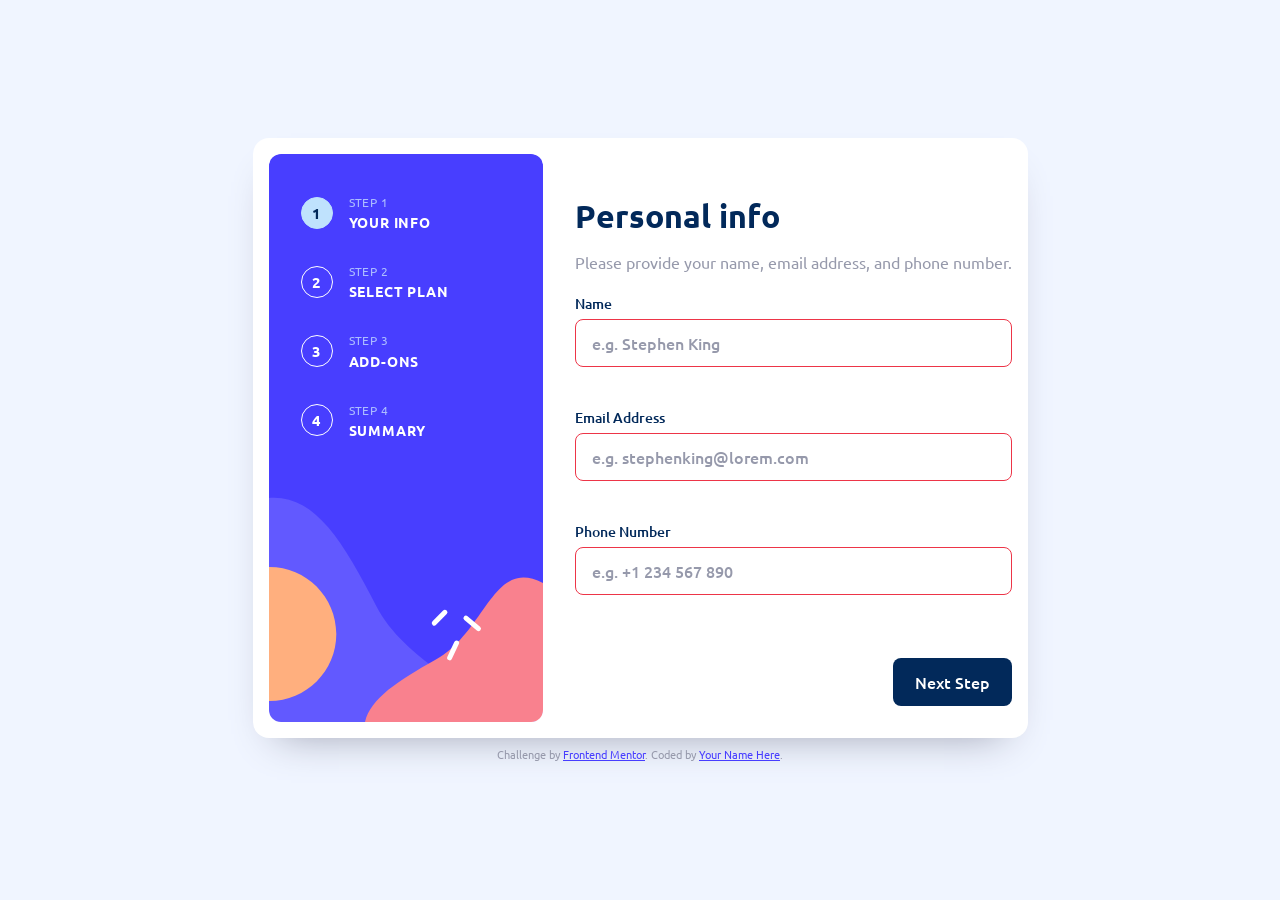
<file: index.html>
<!DOCTYPE html>
<html lang="en">
<head>
  <meta charset="UTF-8">
  <meta name="viewport" content="width=device-width, initial-scale=1.0">
  <link rel="icon" type="image/png" sizes="32x32" href="./assets/images/favicon-32x32.png">
  <link rel="stylesheet" href="./style.css">
  <title>Frontend Mentor | Multi-step form</title>
</head>
<body>
  <main class="container">
    <nav class="sidebar" aria-label="Form steps">
      <ol class="steps">
        <li class="step step--active">
          <span class="step__number" aria-current="step">1</span>
          <div class="step__info">
            <span class="step__label">Step 1</span>
            <span class="step__title">Your info</span>
          </div>
        </li>
        <li class="step">
          <span class="step__number">2</span>
          <div class="step__info">
            <span class="step__label">Step 2</span>
            <span class="step__title">Select plan</span>
          </div>
        </li>
        <li class="step">
          <span class="step__number">3</span>
          <div class="step__info">
            <span class="step__label">Step 3</span>
            <span class="step__title">Add-ons</span>
          </div>
        </li>
        <li class="step">
          <span class="step__number">4</span>
          <div class="step__info">
            <span class="step__label">Step 4</span>
            <span class="step__title">Summary</span>
          </div>
        </li>
      </ol>
    </nav>

    <form class="form" id="personal-info-form" novalidate>
      <section class="form-step">
        <h1 class="form-step__title">Personal info</h1>
        <p class="form-step__description">Please provide your name, email address, and phone number.</p>

        <div class="form-group">
          <label for="name" class="form-label">Name</label>
          <input type="text" id="name" name="name" class="form-input" placeholder="e.g. Stephen King" required aria-describedby="name-error">
          <span class="form-error" id="name-error" role="alert"></span>
        </div>

        <div class="form-group">
          <label for="email" class="form-label">Email Address</label>
          <input type="email" id="email" name="email" class="form-input" placeholder="e.g. stephenking@lorem.com" required aria-describedby="email-error">
          <span class="form-error" id="email-error" role="alert"></span>
        </div>

        <div class="form-group">
          <label for="phone" class="form-label">Phone Number</label>
          <input type="tel" id="phone" name="phone" class="form-input" placeholder="e.g. +1 234 567 890" required aria-describedby="phone-error">
          <span class="form-error" id="phone-error" role="alert"></span>
        </div>

        <div class="form-navigation">
          <button type="submit" class="btn btn--next">Next Step</button>
        </div>
      </section>
    </form>
  </main>

  <div class="attribution">
    Challenge by <a href="https://www.frontendmentor.io?ref=challenge" target="_blank">Frontend Mentor</a>.
    Coded by <a href="#">Your Name Here</a>.
  </div>
  <script src="./script.js"></script>
</body>
</html>
</file>
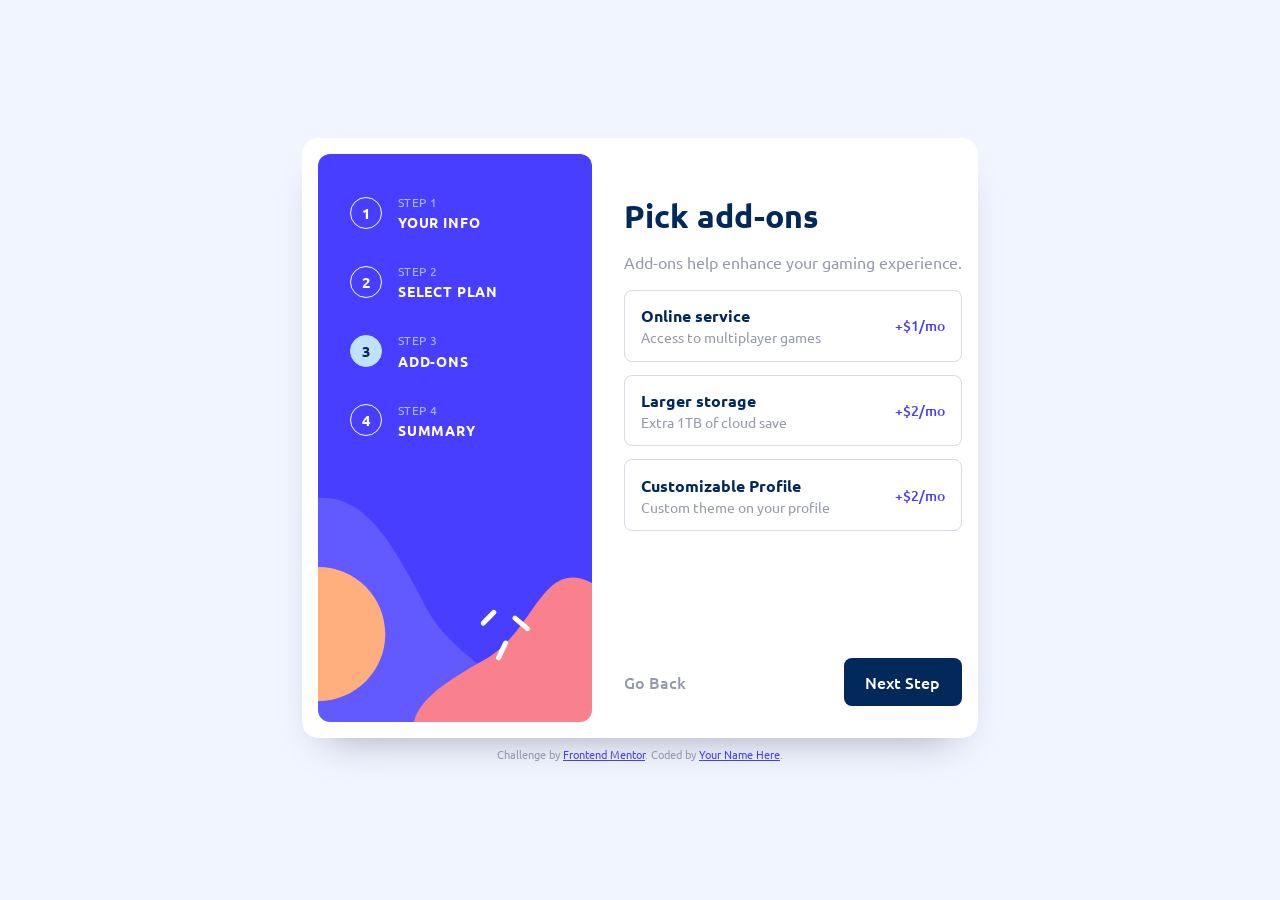
<file: add-ons.html>
<!DOCTYPE html>
<html lang="en">
<head>
  <meta charset="UTF-8">
  <meta name="viewport" content="width=device-width, initial-scale=1.0">
  <link rel="icon" type="image/png" sizes="32x32" href="./assets/images/favicon-32x32.png">
  <link rel="stylesheet" href="./style.css">
  <title>Frontend Mentor | Multi-step form</title>
</head>
<body>
  <main class="container">
    <nav class="sidebar" aria-label="Form steps">
      <ol class="steps">
        <li class="step">
          <span class="step__number">1</span>
          <div class="step__info">
            <span class="step__label">Step 1</span>
            <span class="step__title">Your info</span>
          </div>
        </li>
        <li class="step">
          <span class="step__number">2</span>
          <div class="step__info">
            <span class="step__label">Step 2</span>
            <span class="step__title">Select plan</span>
          </div>
        </li>
        <li class="step step--active">
          <span class="step__number" aria-current="step">3</span>
          <div class="step__info">
            <span class="step__label">Step 3</span>
            <span class="step__title">Add-ons</span>
          </div>
        </li>
        <li class="step">
          <span class="step__number">4</span>
          <div class="step__info">
            <span class="step__label">Step 4</span>
            <span class="step__title">Summary</span>
          </div>
        </li>
      </ol>
    </nav>

    <form class="form" id="addons-form" novalidate>
      <section class="form-step">
        <h1 class="form-step__title">Pick add-ons</h1>
        <p class="form-step__description">Add-ons help enhance your gaming experience.</p>

        <fieldset class="addons">
          <legend class="visually-hidden">Select add-ons</legend>

          <div class="addon">
            <input type="checkbox" id="online-service" name="addons" value="online-service" class="addon__input">
            <label for="online-service" class="addon__label">
              <span class="addon__info">
                <span class="addon__name">Online service</span>
                <span class="addon__description">Access to multiplayer games</span>
              </span>
              <span class="addon__price" data-monthly="+$1/mo" data-yearly="+$10/yr">+$1/mo</span>
            </label>
          </div>

          <div class="addon">
            <input type="checkbox" id="larger-storage" name="addons" value="larger-storage" class="addon__input">
            <label for="larger-storage" class="addon__label">
              <span class="addon__info">
                <span class="addon__name">Larger storage</span>
                <span class="addon__description">Extra 1TB of cloud save</span>
              </span>
              <span class="addon__price" data-monthly="+$2/mo" data-yearly="+$20/yr">+$2/mo</span>
            </label>
          </div>

          <div class="addon">
            <input type="checkbox" id="customizable-profile" name="addons" value="customizable-profile" class="addon__input">
            <label for="customizable-profile" class="addon__label">
              <span class="addon__info">
                <span class="addon__name">Customizable Profile</span>
                <span class="addon__description">Custom theme on your profile</span>
              </span>
              <span class="addon__price" data-monthly="+$2/mo" data-yearly="+$20/yr">+$2/mo</span>
            </label>
          </div>
        </fieldset>

        <div class="form-navigation">
          <button type="button" class="btn btn--back" id="addons-back">Go Back</button>
          <button type="submit" class="btn btn--next">Next Step</button>
        </div>
      </section>
    </form>
  </main>

  <div class="attribution">
    Challenge by <a href="https://www.frontendmentor.io?ref=challenge" target="_blank">Frontend Mentor</a>.
    Coded by <a href="#">Your Name Here</a>.
  </div>
  <script src="./script.js"></script>
</body>
</html>
</file>
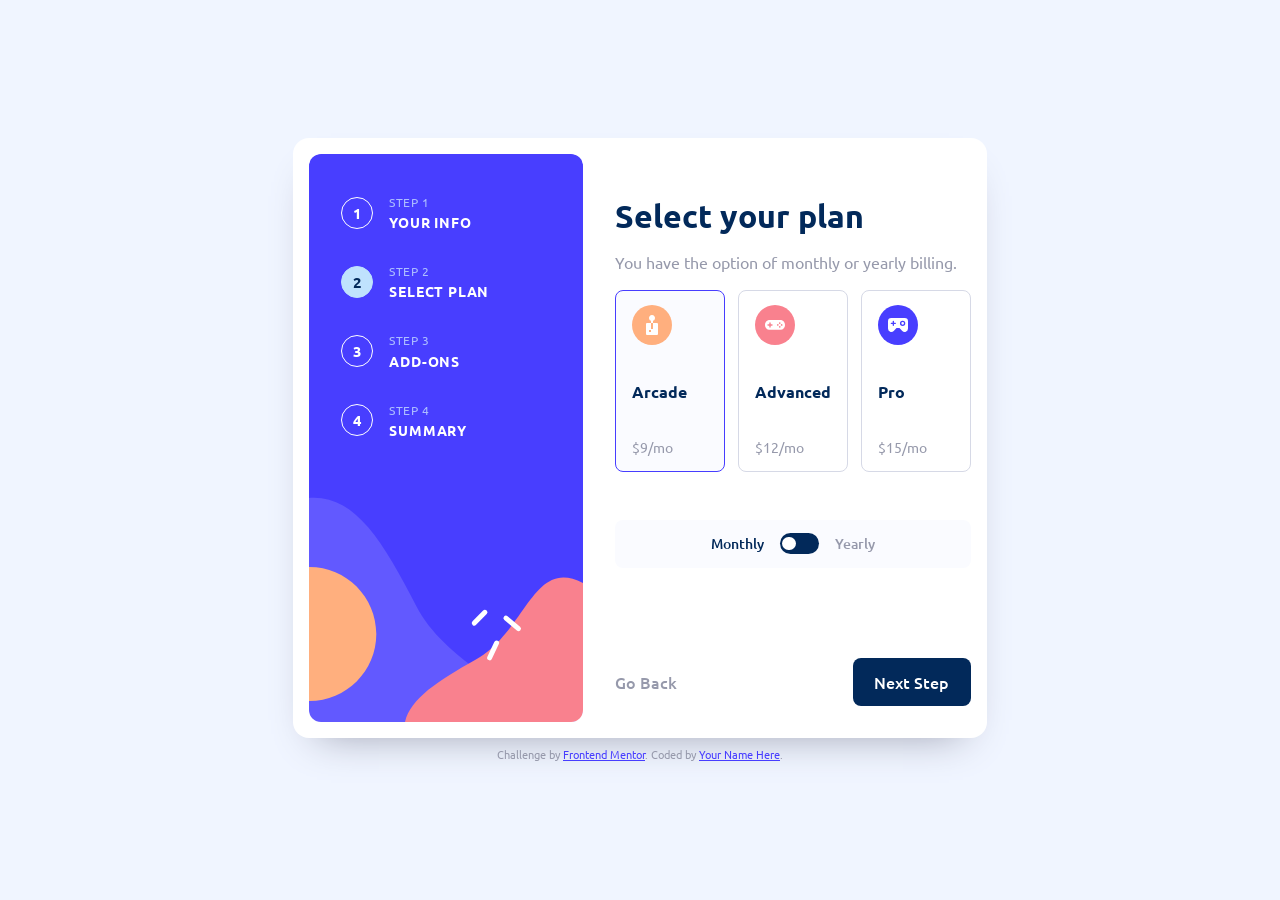
<file: select-plan.html>
<!DOCTYPE html>
<html lang="en">
<head>
  <meta charset="UTF-8">
  <meta name="viewport" content="width=device-width, initial-scale=1.0">
  <link rel="icon" type="image/png" sizes="32x32" href="./assets/images/favicon-32x32.png">
  <link rel="stylesheet" href="./style.css">
  <title>Frontend Mentor | Multi-step form</title>
</head>
<body>
  <main class="container">
    <nav class="sidebar" aria-label="Form steps">
      <ol class="steps">
        <li class="step">
          <span class="step__number">1</span>
          <div class="step__info">
            <span class="step__label">Step 1</span>
            <span class="step__title">Your info</span>
          </div>
        </li>
        <li class="step step--active">
          <span class="step__number" aria-current="step">2</span>
          <div class="step__info">
            <span class="step__label">Step 2</span>
            <span class="step__title">Select plan</span>
          </div>
        </li>
        <li class="step">
          <span class="step__number">3</span>
          <div class="step__info">
            <span class="step__label">Step 3</span>
            <span class="step__title">Add-ons</span>
          </div>
        </li>
        <li class="step">
          <span class="step__number">4</span>
          <div class="step__info">
            <span class="step__label">Step 4</span>
            <span class="step__title">Summary</span>
          </div>
        </li>
      </ol>
    </nav>

    <form class="form" id="plan-form" novalidate>
      <section class="form-step">
        <h1 class="form-step__title">Select your plan</h1>
        <p class="form-step__description">You have the option of monthly or yearly billing.</p>

        <fieldset class="plan-options">
          <legend class="visually-hidden">Choose your plan</legend>

          <div class="plan-option">
            <input type="radio" id="arcade" name="plan" value="arcade" class="plan-option__input">
            <label for="arcade" class="plan-option__label">
              <img src="./assets/images/icon-arcade.svg" alt="" class="plan-option__icon">
              <span class="plan-option__name">Arcade</span>
              <span class="plan-option__price" data-monthly="$9/mo" data-yearly="$90/yr">$9/mo</span>
              <span class="plan-option__discount" hidden>2 months free</span>
            </label>
          </div>

          <div class="plan-option">
            <input type="radio" id="advanced" name="plan" value="advanced" class="plan-option__input">
            <label for="advanced" class="plan-option__label">
              <img src="./assets/images/icon-advanced.svg" alt="" class="plan-option__icon">
              <span class="plan-option__name">Advanced</span>
              <span class="plan-option__price" data-monthly="$12/mo" data-yearly="$120/yr">$12/mo</span>
              <span class="plan-option__discount" hidden>2 months free</span>
            </label>
          </div>

          <div class="plan-option">
            <input type="radio" id="pro" name="plan" value="pro" class="plan-option__input">
            <label for="pro" class="plan-option__label">
              <img src="./assets/images/icon-pro.svg" alt="" class="plan-option__icon">
              <span class="plan-option__name">Pro</span>
              <span class="plan-option__price" data-monthly="$15/mo" data-yearly="$150/yr">$15/mo</span>
              <span class="plan-option__discount" hidden>2 months free</span>
            </label>
          </div>
        </fieldset>

        <span class="form-error" id="plan-error" role="alert"></span>

        <div class="billing-toggle">
          <span class="billing-toggle__label billing-toggle__label--active" id="monthly-label">Monthly</span>
          <label class="toggle-switch" for="billing-period">
            <input type="checkbox" id="billing-period" name="billing-period" class="toggle-switch__input" aria-labelledby="monthly-label yearly-label">
            <span class="toggle-switch__slider"></span>
          </label>
          <span class="billing-toggle__label" id="yearly-label">Yearly</span>
        </div>

        <div class="form-navigation">
          <button type="button" class="btn btn--back" id="plan-back">Go Back</button>
          <button type="submit" class="btn btn--next">Next Step</button>
        </div>
      </section>
    </form>
  </main>

  <div class="attribution">
    Challenge by <a href="https://www.frontendmentor.io?ref=challenge" target="_blank">Frontend Mentor</a>.
    Coded by <a href="#">Your Name Here</a>.
  </div>
  <script src="./script.js"></script>
</body>
</html>
</file>
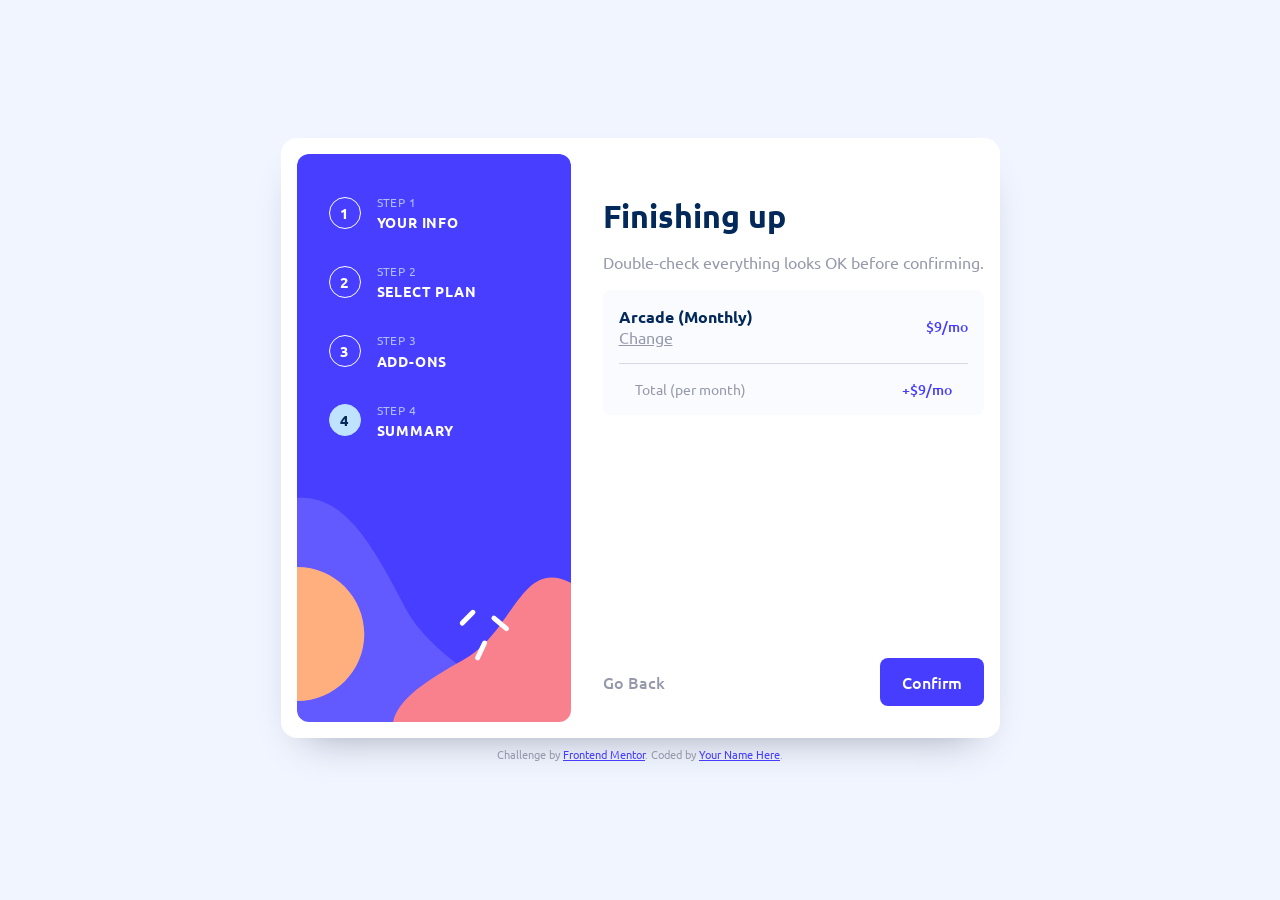
<file: summary.html>
<!DOCTYPE html>
<html lang="en">
<head>
  <meta charset="UTF-8">
  <meta name="viewport" content="width=device-width, initial-scale=1.0">
  <link rel="icon" type="image/png" sizes="32x32" href="./assets/images/favicon-32x32.png">
  <link rel="stylesheet" href="./style.css">
  <title>Frontend Mentor | Multi-step form</title>
</head>
<body>
  <main class="container">
    <nav class="sidebar" aria-label="Form steps">
      <ol class="steps">
        <li class="step">
          <span class="step__number">1</span>
          <div class="step__info">
            <span class="step__label">Step 1</span>
            <span class="step__title">Your info</span>
          </div>
        </li>
        <li class="step">
          <span class="step__number">2</span>
          <div class="step__info">
            <span class="step__label">Step 2</span>
            <span class="step__title">Select plan</span>
          </div>
        </li>
        <li class="step">
          <span class="step__number">3</span>
          <div class="step__info">
            <span class="step__label">Step 3</span>
            <span class="step__title">Add-ons</span>
          </div>
        </li>
        <li class="step step--active">
          <span class="step__number" aria-current="step">4</span>
          <div class="step__info">
            <span class="step__label">Step 4</span>
            <span class="step__title">Summary</span>
          </div>
        </li>
      </ol>
    </nav>

    <form class="form" id="summary-form" novalidate>
      <section class="form-step">
        <h1 class="form-step__title">Finishing up</h1>
        <p class="form-step__description">Double-check everything looks OK before confirming.</p>

        <div class="summary">
          <div class="summary__item summary__item--plan">
            <div class="summary__plan-info">
              <span class="summary__plan-name"></span>
              <button type="button" class="summary__change-link" id="change-plan">Change</button>
            </div>
            <span class="summary__plan-price"></span>
          </div>

          <div class="summary__addons" id="summary-addons"></div>

          <div class="summary__total">
            <span class="summary__total-label">Total (per month)</span>
            <span class="summary__total-price"></span>
          </div>
        </div>

        <div class="form-navigation">
          <button type="button" class="btn btn--back" id="summary-back">Go Back</button>
          <button type="submit" class="btn btn--confirm">Confirm</button>
        </div>
      </section>
    </form>
  </main>

  <div class="attribution">
    Challenge by <a href="https://www.frontendmentor.io?ref=challenge" target="_blank">Frontend Mentor</a>.
    Coded by <a href="#">Your Name Here</a>.
  </div>
  <script src="./script.js"></script>
</body>
</html>
</file>
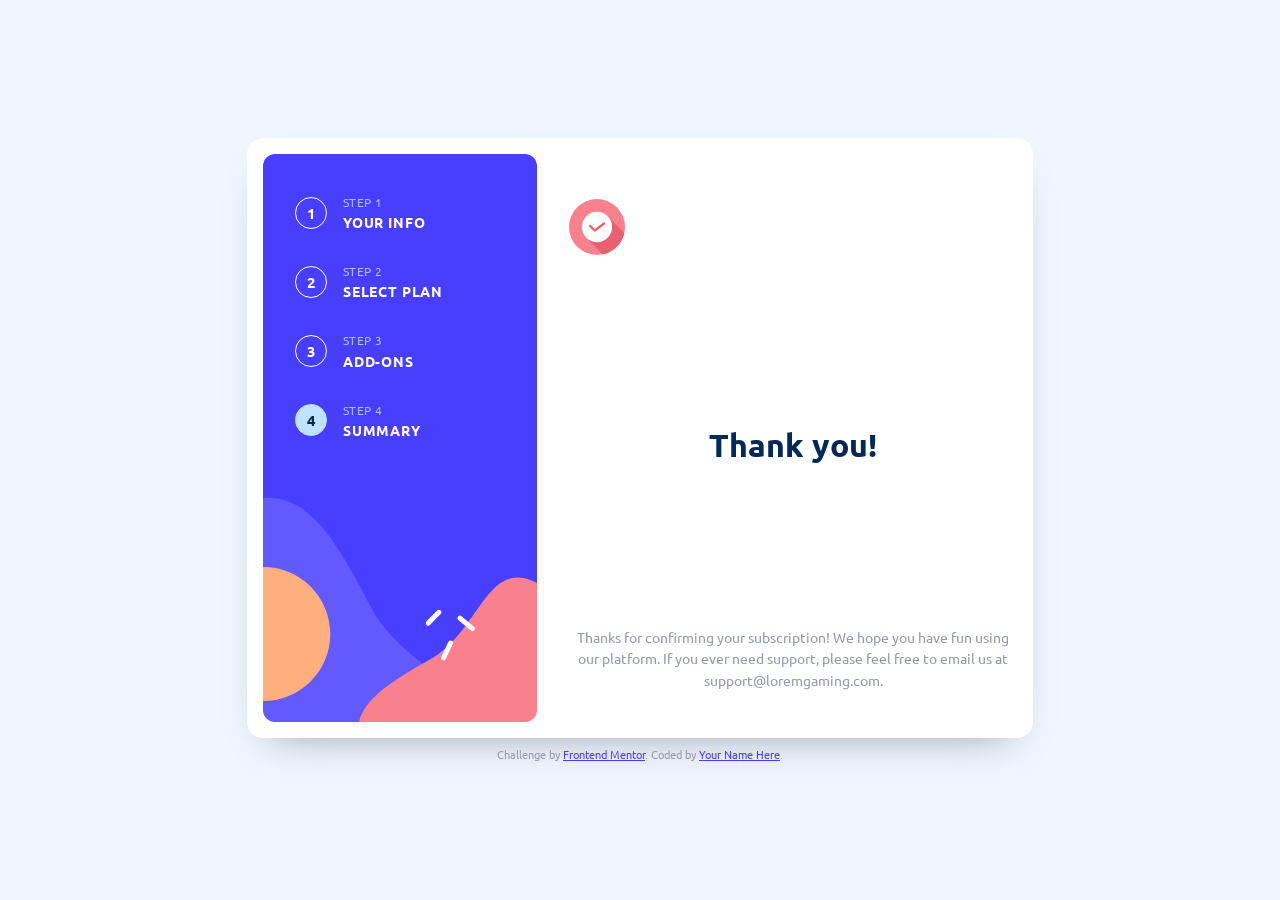
<file: thank-you.html>
<!DOCTYPE html>
<html lang="en">
<head>
  <meta charset="UTF-8">
  <meta name="viewport" content="width=device-width, initial-scale=1.0">
  <link rel="icon" type="image/png" sizes="32x32" href="./assets/images/favicon-32x32.png">
  <link rel="stylesheet" href="./style.css">
  <title>Frontend Mentor | Multi-step form</title>
</head>
<body>
  <main class="container">
    <nav class="sidebar" aria-label="Form steps">
      <ol class="steps">
        <li class="step">
          <span class="step__number">1</span>
          <div class="step__info">
            <span class="step__label">Step 1</span>
            <span class="step__title">Your info</span>
          </div>
        </li>
        <li class="step">
          <span class="step__number">2</span>
          <div class="step__info">
            <span class="step__label">Step 2</span>
            <span class="step__title">Select plan</span>
          </div>
        </li>
        <li class="step">
          <span class="step__number">3</span>
          <div class="step__info">
            <span class="step__label">Step 3</span>
            <span class="step__title">Add-ons</span>
          </div>
        </li>
        <li class="step step--active">
          <span class="step__number" aria-current="step">4</span>
          <div class="step__info">
            <span class="step__label">Step 4</span>
            <span class="step__title">Summary</span>
          </div>
        </li>
      </ol>
    </nav>

    <section class="form thank-you" id="thank-you-state">
      <img src="./assets/images/icon-thank-you.svg" alt="" class="thank-you__icon">
      <h1 class="thank-you__title">Thank you!</h1>
      <p class="thank-you__message">
        Thanks for confirming your subscription! We hope you have fun
        using our platform. If you ever need support, please feel free
        to email us at support@loremgaming.com.
      </p>
    </section>
  </main>

  <div class="attribution">
    Challenge by <a href="https://www.frontendmentor.io?ref=challenge" target="_blank">Frontend Mentor</a>.
    Coded by <a href="#">Your Name Here</a>.
  </div>
  <script src="./script.js"></script>
</body>
</html>
</file>
<file: style.css>
@font-face {
	font-family: "Ubuntu";
	src: url("./assets/fonts/Ubuntu-Regular.ttf") format("truetype");
	font-weight: 400;
	font-style: normal;
	font-display: swap;
}

@font-face {
	font-family: "Ubuntu";
	src: url("./assets/fonts/Ubuntu-Medium.ttf") format("truetype");
	font-weight: 500;
	font-style: normal;
	font-display: swap;
}

@font-face {
	font-family: "Ubuntu";
	src: url("./assets/fonts/Ubuntu-Bold.ttf") format("truetype");
	font-weight: 700;
	font-style: normal;
	font-display: swap;
}

:root {
	--blue-950: hsl(213, 96%, 18%);
	--purple-600: hsl(243, 100%, 62%);
	--blue-300: hsl(228, 100%, 84%);
	--blue-200: hsl(206, 94%, 87%);
	--red-500: hsl(354, 84%, 57%);

	--grey-500: hsl(231, 11%, 63%);
	--purple-200: hsl(229, 24%, 87%);
	--blue-100: hsl(218, 100%, 97%);
	--blue-50: hsl(231, 100%, 99%);
	--white: hsl(0, 100%, 100%);
}

*,
*::before,
*::after {
	box-sizing: border-box;
}

body {
	margin: 0;
	min-height: 100vh;
	font-family: "Ubuntu", sans-serif;
	font-size: 16px;
	background: var(--blue-100);
	color: var(--blue-950);
	display: grid;
	place-content: center;
	padding: 0 0 1.25rem;
}

.container {
	width: min(100%, 58.75rem);
	margin: 0 auto;
	display: grid;
	background: var(--white);
	border-radius: 1rem;
	padding: 1rem;
	gap: 2rem;
	box-shadow: 0 1.25rem 2.5rem -1.5rem var(--grey-500);
}

.sidebar {
	background-image: url("./assets/images/bg-sidebar-mobile.svg");
	background-size: cover;
	background-position: center;
	border-radius: 0;
	min-height: 10.75rem;
	padding: 2rem 1rem;
	margin: -1rem -1rem 0;
}

.steps {
	margin: 0;
	padding: 0;
	list-style: none;
	display: flex;
	justify-content: center;
	gap: 1rem;
}

.step {
	display: flex;
	align-items: center;
	gap: 1rem;
}

.step__number {
	width: 2rem;
	height: 2rem;
	border-radius: 999px;
	border: 1px solid var(--white);
	color: var(--white);
	display: grid;
	place-items: center;
	font-weight: 700;
	font-size: 0.95rem;
}

.step--active .step__number {
	background: var(--blue-200);
	color: var(--blue-950);
	border-color: var(--blue-200);
}

.step__info {
	display: none;
}

.step__label {
	text-transform: uppercase;
	color: var(--blue-300);
	font-size: 0.75rem;
	letter-spacing: 0.04em;
}

.step__title {
	text-transform: uppercase;
	color: var(--white);
	font-weight: 700;
	font-size: 0.86rem;
	letter-spacing: 0.06em;
}

.form {
	width: min(100%, 28.125rem);
	margin: -4.5rem auto 0;
	background: var(--white);
	border-radius: 0.75rem;
	padding: 2rem 1.5rem 1rem;
	min-height: 31rem;
	display: flex;
	flex-direction: column;
	justify-content: space-between;
}

.form-step {
	display: flex;
	flex-direction: column;
	gap: 1rem;
	height: 100%;
}

.form-step__title {
	margin: 0;
	font-size: 2rem;
	line-height: 1.1;
	color: var(--blue-950);
}

.form-step__description {
	margin: 0;
	color: var(--grey-500);
	line-height: 1.5;
}

.form-group {
	display: grid;
	gap: 0.35rem;
	margin-top: 0.25rem;
}

.form-label {
	font-size: 0.9rem;
	font-weight: 500;
	color: var(--blue-950);
}

.form-input {
	width: 100%;
	padding: 0.75rem 1rem;
	border-radius: 0.5rem;
	border: 1px solid var(--purple-200);
	font: inherit;
	font-weight: 500;
	color: var(--blue-950);
	background: var(--white);
}

.form-input::placeholder {
	color: var(--grey-500);
	font-weight: 500;
}

.form-input:focus-visible,
.btn:focus-visible,
.plan-option__input:focus-visible + .plan-option__label,
.addon__input:focus-visible + .addon__label,
.toggle-switch__input:focus-visible + .toggle-switch__slider,
.summary__change-link:focus-visible {
	outline: 2px solid var(--purple-600);
	outline-offset: 2px;
}

.form-input:invalid[aria-describedby] {
	border-color: var(--red-500);
}

.form-error {
	min-height: 1rem;
	font-size: 0.75rem;
	font-weight: 700;
	color: var(--red-500);
	justify-self: end;
}

.form-navigation {
	margin-top: auto;
	display: flex;
	justify-content: space-between;
	align-items: center;
	gap: 0.75rem;
	padding-top: 1.2rem;
}

.btn {
	font: inherit;
	font-weight: 500;
	border: 0;
	border-radius: 0.5rem;
	padding: 0.8rem 1.35rem;
	cursor: pointer;
	transition: 0.2s ease;
}

.btn--next,
.btn--confirm {
	margin-left: auto;
	color: var(--white);
	background: var(--blue-950);
}

.btn--confirm {
	background: var(--purple-600);
}

.btn--back {
	color: var(--grey-500);
	background: transparent;
	padding-left: 0;
	padding-right: 0;
}

.btn:hover {
	opacity: 0.9;
}

.plan-options,
.addons {
	margin: 0;
	padding: 0;
	border: 0;
	display: grid;
	gap: 0.8rem;
}

.plan-option,
.addon {
	position: relative;
}

.plan-option__input,
.addon__input,
.toggle-switch__input {
	position: absolute;
	opacity: 0;
	pointer-events: none;
}

.plan-option__label,
.addon__label {
	border: 1px solid var(--purple-200);
	border-radius: 0.5rem;
	padding: 0.9rem 1rem;
	display: flex;
	align-items: center;
	gap: 0.9rem;
	cursor: pointer;
	background: var(--white);
	transition: 0.2s ease;
}

.plan-option__label {
	align-items: flex-start;
	min-height: 10rem;
	flex-direction: column;
	gap: 2.25rem;
}

.plan-option__name,
.addon__name,
.summary__plan-name {
	display: block;
	font-weight: 700;
	color: var(--blue-950);
}

.plan-option__price,
.addon__description,
.summary__total-label,
.summary__change-link,
.thank-you__message {
	color: var(--grey-500);
	font-size: 0.9rem;
}

.plan-option__discount,
.addon__price,
.summary__plan-price,
.summary__total-price {
	color: var(--purple-600);
	font-size: 0.88rem;
	font-weight: 500;
}

.plan-option__input:checked + .plan-option__label,
.addon__input:checked + .addon__label {
	border-color: var(--purple-600);
	background: var(--blue-50);
}

.billing-toggle {
	border-radius: 0.5rem;
	background: var(--blue-50);
	display: flex;
	justify-content: center;
	align-items: center;
	gap: 1rem;
	padding: 0.85rem;
}

.billing-toggle__label {
	color: var(--grey-500);
	font-weight: 500;
	font-size: 0.9rem;
}

.billing-toggle__label--active {
	color: var(--blue-950);
}

.toggle-switch {
	width: 2.45rem;
	height: 1.3rem;
	border-radius: 1rem;
	background: var(--blue-950);
	position: relative;
	display: inline-flex;
	cursor: pointer;
	padding: 0.15rem;
	align-items: center;
}

.toggle-switch__slider {
	width: 0.84rem;
	height: 0.84rem;
	border-radius: 50%;
	background: var(--white);
	transform: translateX(0);
	transition: transform 0.2s ease;
}

.toggle-switch__input:checked + .toggle-switch__slider {
	transform: translateX(1.1rem);
}

.addon__label {
	justify-content: space-between;
}

.summary {
	background: var(--blue-50);
	border-radius: 0.5rem;
	padding: 1rem;
	margin-bottom: 1rem;
}

.summary__item,
.summary__total {
	display: flex;
	justify-content: space-between;
	align-items: center;
	gap: 0.8rem;
}

.summary__item--plan {
	padding-bottom: 1rem;
	border-bottom: 1px solid var(--purple-200);
}

.summary__addons {
	display: grid;
	gap: 0.7rem;
	padding-top: 1rem;
}

.summary__total {
	padding: 0 1rem;
}

.summary__change-link {
	border: 0;
	background: transparent;
	text-decoration: underline;
	cursor: pointer;
	font: inherit;
	padding: 0;
}

.summary__change-link:hover {
	color: var(--purple-600);
}

.thank-you {
	text-align: center;
	margin: auto;
	max-width: 28rem;
	padding: 2rem 0;
}

.thank-you__icon {
	width: 3.5rem;
	height: 3.5rem;
	margin-bottom: 1.5rem;
}

.thank-you__title {
	margin: 0;
	font-size: 2rem;
	color: var(--blue-950);
}

.thank-you__message {
	line-height: 1.5;
}

.visually-hidden {
	position: absolute;
	width: 1px;
	height: 1px;
	padding: 0;
	margin: -1px;
	overflow: hidden;
	clip: rect(0, 0, 0, 0);
	white-space: nowrap;
	border: 0;
}

.attribution {
	font-size: 11px;
	text-align: center;
	color: var(--grey-500);
	margin-top: 0.5rem;
	padding: 0 1rem;
}

.attribution a {
	color: var(--purple-600);
}

@media (min-width: 768px) {
	body {
		padding: 1.5rem;
	}

	.container {
		grid-template-columns: 17.125rem 1fr;
	}

	.sidebar {
		background-image: url("./assets/images/bg-sidebar-desktop.svg");
		min-height: 35.5rem;
		border-radius: 0.75rem;
		margin: 0;
		padding: 2.5rem 2rem;
	}

	.steps {
		flex-direction: column;
		gap: 2rem;
		align-items: flex-start;
	}

	.step__info {
		display: grid;
		gap: 0.2rem;
	}

	.form {
		margin: 0;
		width: min(100%, 28.125rem);
		min-height: 35.5rem;
		padding: 2.8rem 0 1rem;
	}

	.plan-options {
		grid-template-columns: repeat(3, minmax(0, 1fr));
	}
}
</file>
